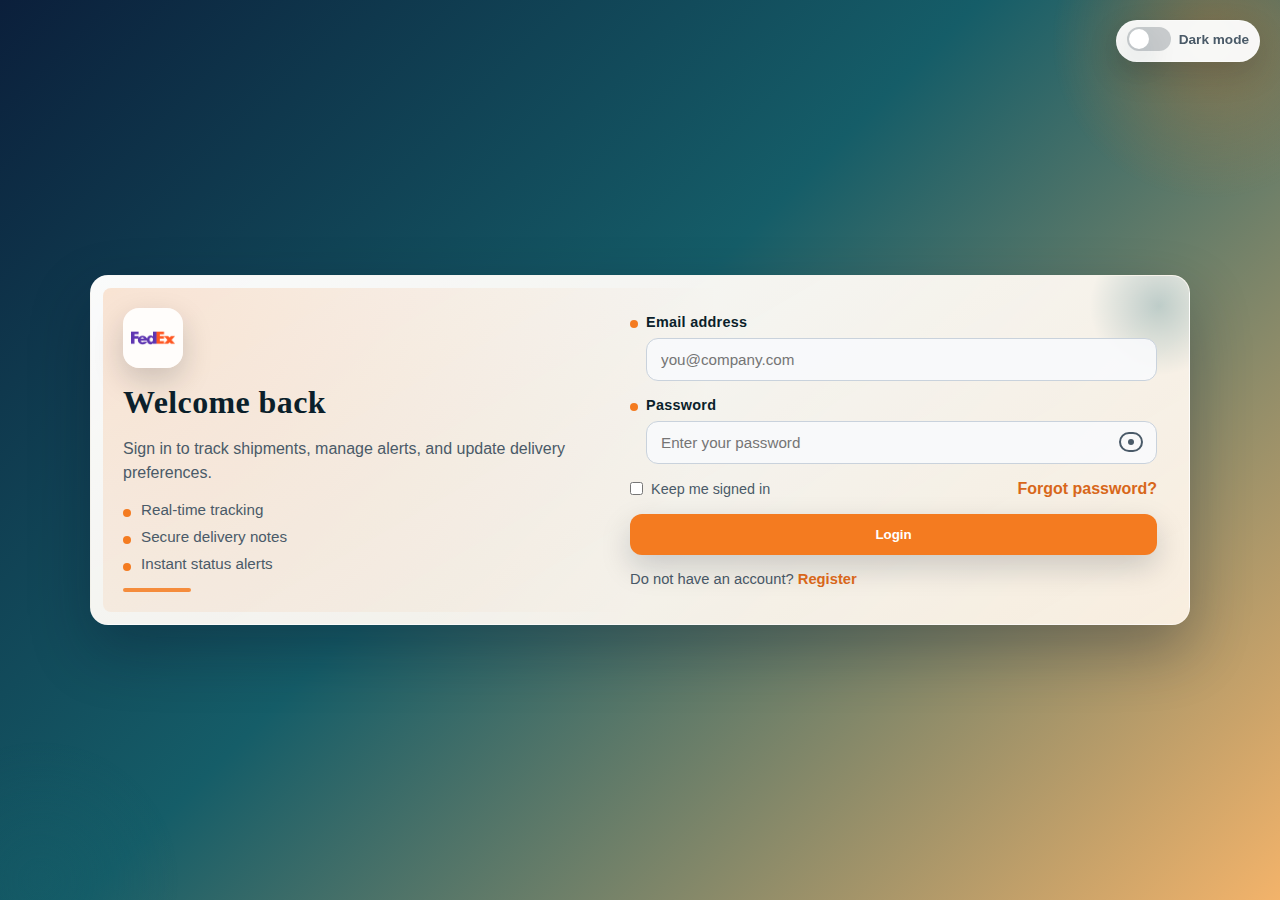
<file: html/index.html>
﻿<!DOCTYPE html>
<html lang="en">
  <head>
    <meta charset="UTF-8" />
    <meta name="viewport" content="width=device-width, initial-scale=1.0" />
    <title>FedEx Login</title>
    <link rel="stylesheet" href="../css/login.css" />
  </head>
  <body>
    <div class="theme-toggle">
      <input type="checkbox" id="theme-toggle" />
      <label for="theme-toggle">
        <span class="toggle-track"><span class="toggle-thumb"></span></span>
        <span class="toggle-text">Dark mode</span>
      </label>
    </div>
    <main class="page">
      <section class="auth-card">
        <div class="panel-left">
          <img
            class="logo"
            src="../images/icons8-fedex-100.png"
            alt="FedEx logo"
          />
          <h1 class="card-title">Welcome back</h1>
          <p class="card-subtitle">
            Sign in to track shipments, manage alerts, and update delivery
            preferences.
          </p>
          <ul class="feature-list">
            <li>Real-time tracking</li>
            <li>Secure delivery notes</li>
            <li>Instant status alerts</li>
          </ul>
        </div>
        <div class="panel-right">
          <form class="form-block" action="#" method="post">
            <div class="error-banner" role="alert">
              Incorrect email or password. Please try again.
            </div>
            <label class="field">
              <span>Email address</span>
              <input
                class="input"
                type="email"
                name="email"
                placeholder="you@company.com"
                required
              />
            </label>
            <label class="field password-field">
              <span>Password</span>
              <div class="password-wrapper">
                <input
                  class="input"
                  type="password"
                  name="password"
                  placeholder="Enter your password"
                  required
                />
                <button
                  class="toggle-password"
                  type="button"
                  aria-label="Show password"
                ></button>
              </div>
            </label>
            <div class="form-row">
              <label class="check">
                <input type="checkbox" name="remember" />
                <span>Keep me signed in</span>
              </label>
              <a class="link" href="forgot-password.html">Forgot password?</a>
            </div>
            <button class="button button-primary" type="submit">Login</button>
            <p class="helper-text">
              Do not have an account?
              <a class="link" href="register.html">Register</a>
            </p>
          </form>
        </div>
      </section>
    </main>
    <script>
      const form = document.querySelector(".form-block");
      if (form) {
        form.addEventListener("submit", (event) => {
          event.preventDefault();
          form.classList.add("is-error");
        });
        form.addEventListener("input", () => {
          form.classList.remove("is-error");
        });
      }

      const toggleButtons = document.querySelectorAll(".toggle-password");
      toggleButtons.forEach((button) => {
        button.addEventListener("click", () => {
          const field = button.closest(".password-field");
          if (!field) return;
          const input = field.querySelector("input");
          if (!input) return;
          const isHidden = input.type === "password";
          input.type = isHidden ? "text" : "password";
          button.setAttribute(
            "aria-label",
            isHidden ? "Hide password" : "Show password"
          );
        });
      });

      const themeToggle = document.querySelector("#theme-toggle");
      const root = document.documentElement;
      let storedTheme = null;
      try {
        storedTheme = localStorage.getItem("theme");
      } catch (error) {
        storedTheme = null;
      }
      const prefersDark = window.matchMedia &&
        window.matchMedia("(prefers-color-scheme: dark)").matches;
      const initialTheme = storedTheme || (prefersDark ? "dark" : "light");
      if (storedTheme) {
        root.setAttribute("data-theme", storedTheme);
      }
      if (themeToggle) {
        themeToggle.checked = initialTheme === "dark";
        themeToggle.addEventListener("change", () => {
          const nextTheme = themeToggle.checked ? "dark" : "light";
          root.setAttribute("data-theme", nextTheme);
          try {
            localStorage.setItem("theme", nextTheme);
          } catch (error) {
            return;
          }
        });
      }
    </script>
  </body>
</html>
</file>
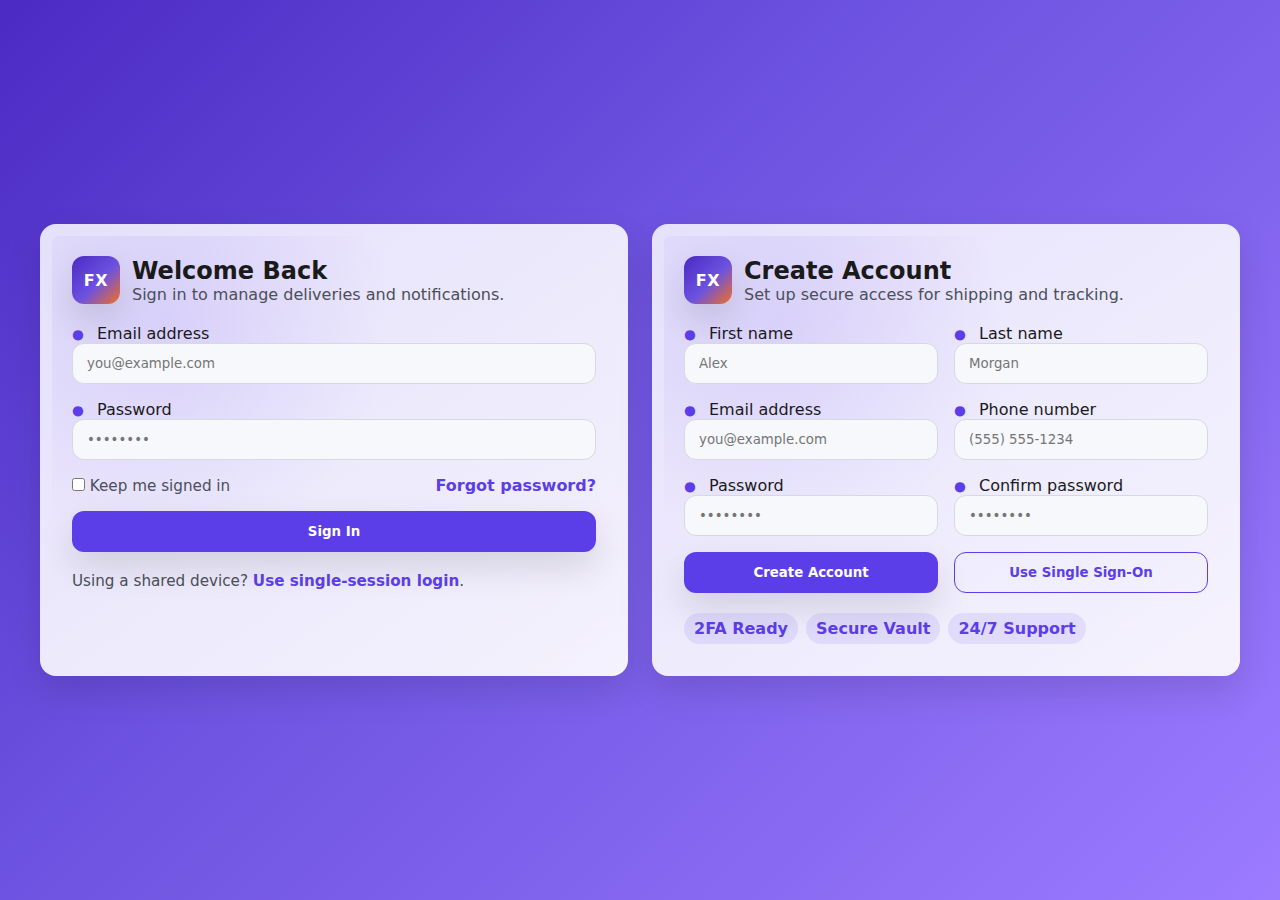
<file: Auth/html/index.html>
<!DOCTYPE html>
<html lang="en">
<head>
  <meta charset="UTF-8" />
  <meta name="viewport" content="width=device-width, initial-scale=1.0" />
  <title>FedEx Auth Experience</title>
  <link rel="stylesheet" href="../css/base.css" />
</head>
<body>
  <main class="auth-shell">
    <section class="card">
      <header class="card-header">
        <div class="logo-mark" role="img" aria-label="FedEx">FX</div>
        <div>
          <div class="card-title">Welcome Back</div>
          <p class="card-subtitle">Sign in to manage deliveries and notifications.</p>
        </div>
      </header>
      <form class="form-grid" action="#" method="post">
        <label class="icon-accent">
          Email address
          <input class="input" type="email" name="email" placeholder="you@example.com" required />
        </label>
        <label class="icon-accent">
          Password
          <input class="input" type="password" name="password" placeholder="••••••••" required />
        </label>
        <div class="footer-links">
          <label class="helper-text">
            <input type="checkbox" /> Keep me signed in
          </label>
          <a class="link" href="#">Forgot password?</a>
        </div>
        <button class="button button-primary" type="submit">Sign In</button>
      </form>
      <p class="helper-text">Using a shared device? <a class="link" href="#">Use single-session login</a>.</p>
    </section>

    <section class="card">
      <header class="card-header">
        <div class="logo-mark" role="img" aria-label="FedEx">FX</div>
        <div>
          <div class="card-title">Create Account</div>
          <p class="card-subtitle">Set up secure access for shipping and tracking.</p>
        </div>
      </header>
      <form class="form-grid two-columns" action="#" method="post">
        <label class="icon-accent">
          First name
          <input class="input" type="text" name="firstName" placeholder="Alex" required />
        </label>
        <label class="icon-accent">
          Last name
          <input class="input" type="text" name="lastName" placeholder="Morgan" required />
        </label>
        <label class="icon-accent">
          Email address
          <input class="input" type="email" name="newEmail" placeholder="you@example.com" required />
        </label>
        <label class="icon-accent">
          Phone number
          <input class="input" type="tel" name="phone" placeholder="(555) 555-1234" />
        </label>
        <label class="icon-accent">
          Password
          <input class="input" type="password" name="newPassword" placeholder="••••••••" required />
        </label>
        <label class="icon-accent">
          Confirm password
          <input class="input" type="password" name="confirmPassword" placeholder="••••••••" required />
        </label>
        <button class="button button-primary" type="submit">Create Account</button>
        <button class="button button-secondary" type="button">Use Single Sign-On</button>
      </form>
      <div class="tags">
        <span class="tag">2FA Ready</span>
        <span class="tag">Secure Vault</span>
        <span class="tag">24/7 Support</span>
      </div>
    </section>
  </main>
</body>
</html>
</file>
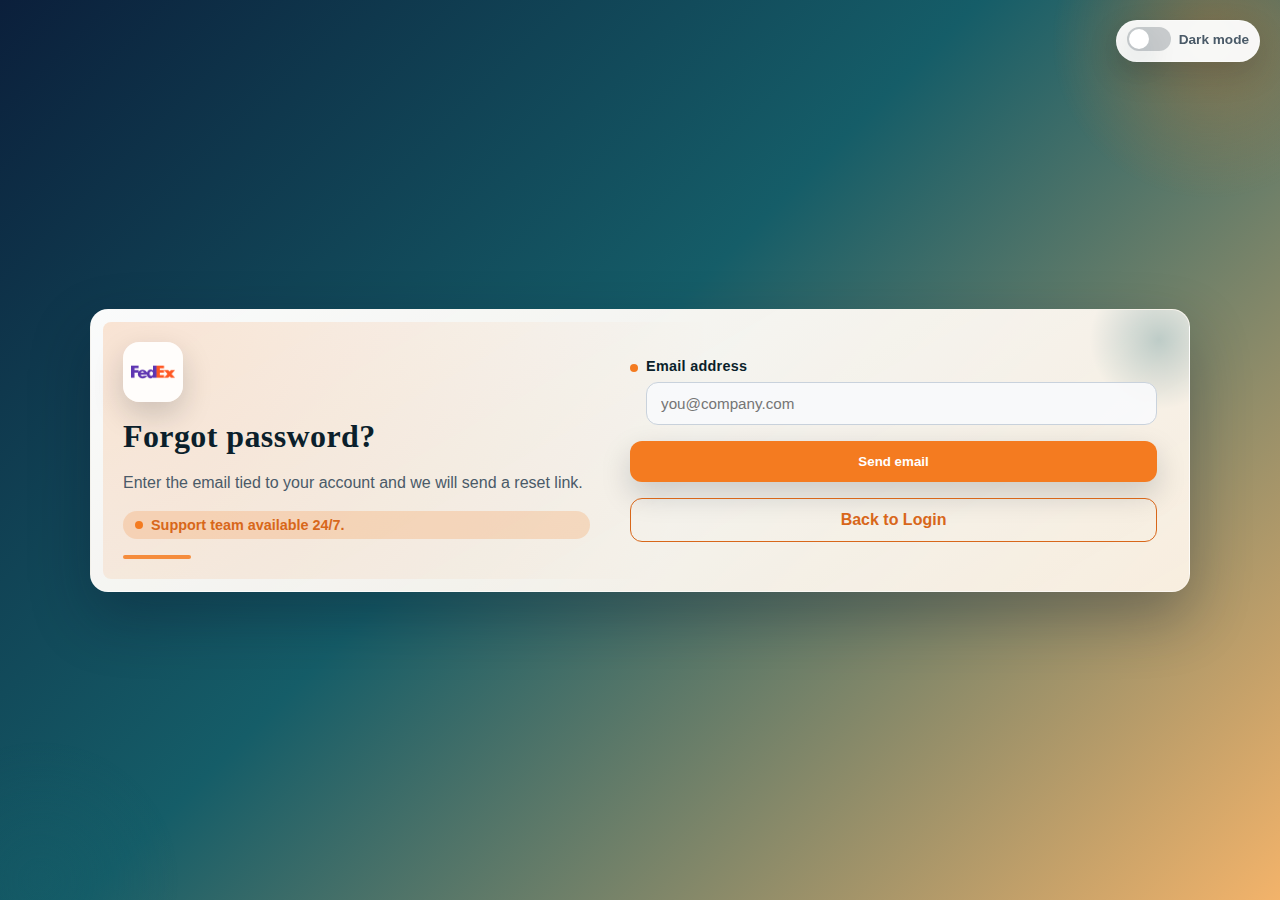
<file: html/forgot-password.html>
﻿<!DOCTYPE html>
<html lang="en">
<head>
  <meta charset="UTF-8" />
  <meta name="viewport" content="width=device-width, initial-scale=1.0" />
  <title>FedEx Forgot Password</title>
  <link rel="stylesheet" href="../css/forgot-password.css" />
</head>
<body>
  <div class="theme-toggle">
    <input type="checkbox" id="theme-toggle" />
    <label for="theme-toggle">
      <span class="toggle-track"><span class="toggle-thumb"></span></span>
      <span class="toggle-text">Dark mode</span>
    </label>
  </div>
  <main class="page">
    <section class="auth-card">
      <div class="panel-left">
        <img class="logo" src="../images/icons8-fedex-100.png" alt="FedEx logo" />
        <h1 class="card-title">Forgot password?</h1>
        <p class="card-subtitle">Enter the email tied to your account and we will send a reset link.</p>
        <div class="info-pill">Support team available 24/7.</div>
      </div>
      <div class="panel-right">
        <form class="form-block" action="#" method="post">
          <label class="field">
            <span>Email address</span>
            <input class="input" type="email" name="email" placeholder="you@company.com" required />
          </label>
          <button class="button button-primary" type="submit">Send email</button>
          <a class="button button-secondary" href="index.html">Back to Login</a>
        </form>
      </div>
    </section>
  </main>
  <script>
    const themeToggle = document.querySelector("#theme-toggle");
    const root = document.documentElement;
    let storedTheme = null;
    try {
      storedTheme = localStorage.getItem("theme");
    } catch (error) {
      storedTheme = null;
    }
    const prefersDark = window.matchMedia &&
      window.matchMedia("(prefers-color-scheme: dark)").matches;
    const initialTheme = storedTheme || (prefersDark ? "dark" : "light");
    if (storedTheme) {
      root.setAttribute("data-theme", storedTheme);
    }
    if (themeToggle) {
      themeToggle.checked = initialTheme === "dark";
      themeToggle.addEventListener("change", () => {
        const nextTheme = themeToggle.checked ? "dark" : "light";
        root.setAttribute("data-theme", nextTheme);
        try {
          localStorage.setItem("theme", nextTheme);
        } catch (error) {
          return;
        }
      });
    }
  </script>
</body>
</html>
</file>
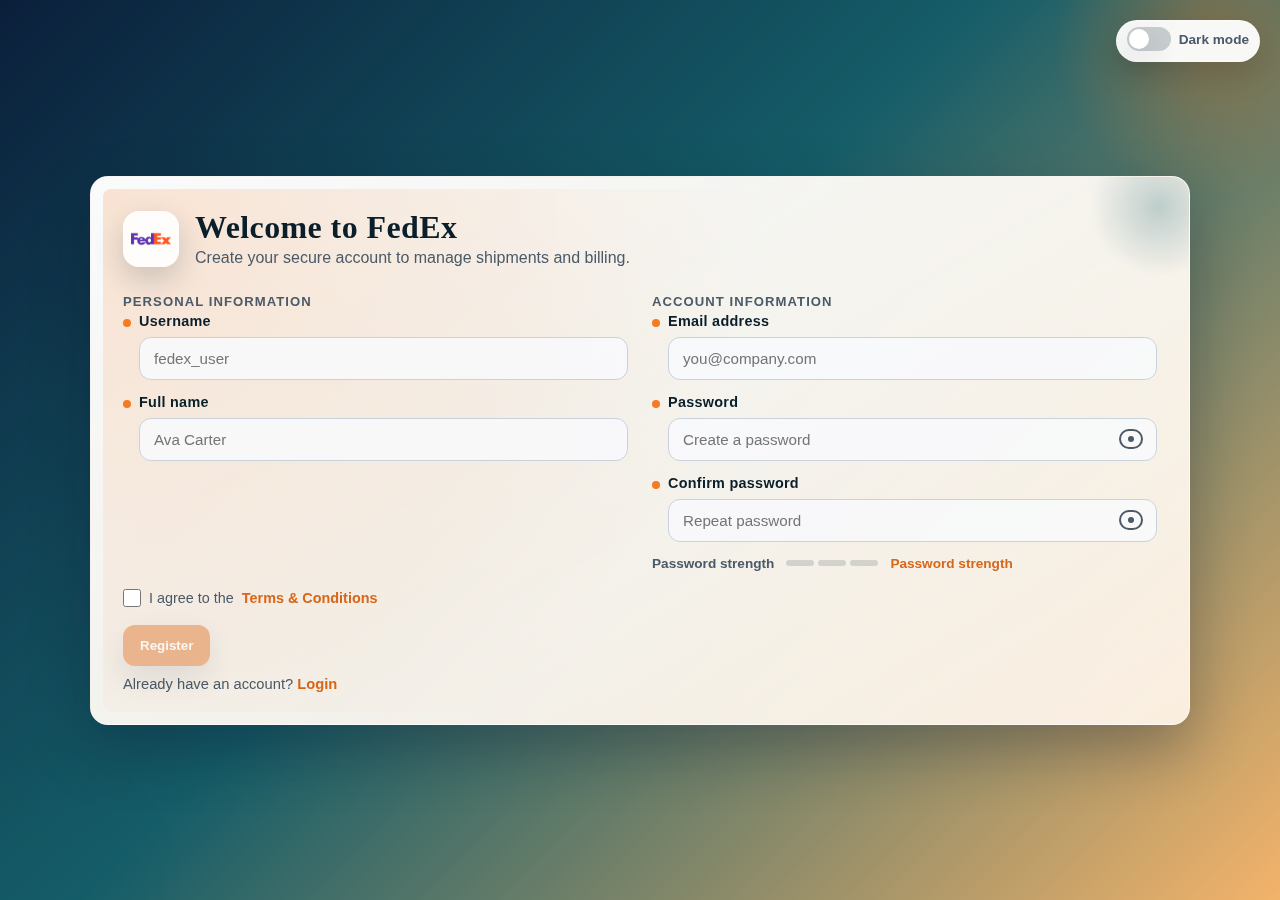
<file: html/register.html>
﻿<!DOCTYPE html>
<html lang="en">
  <head>
    <meta charset="UTF-8" />
    <meta name="viewport" content="width=device-width, initial-scale=1.0" />
    <title>FedEx Register</title>
    <link rel="stylesheet" href="../css/register.css" />
  </head>
  <body>
    <div class="theme-toggle">
      <input type="checkbox" id="theme-toggle" />
      <label for="theme-toggle">
        <span class="toggle-track"><span class="toggle-thumb"></span></span>
        <span class="toggle-text">Dark mode</span>
      </label>
    </div>
    <main class="page">
      <section class="auth-card">
        <header class="card-header">
          <img
            class="logo"
            src="../images/icons8-fedex-100.png"
            alt="FedEx logo"
          />
          <div>
            <h1 class="card-title">Welcome to FedEx</h1>
            <p class="card-subtitle">
              Create your secure account to manage shipments and billing.
            </p>
          </div>
        </header>
        <form class="form-block register-form" action="#" method="post">
          <div class="form-columns">
            <fieldset class="form-column">
              <legend>Personal information</legend>
              <label class="field">
                <span>Username</span>
                <input
                  class="input"
                  type="text"
                  name="username"
                  placeholder="fedex_user"
                  required
                />
              </label>
              <label class="field">
                <span>Full name</span>
                <input
                  class="input"
                  type="text"
                  name="fullName"
                  placeholder="Ava Carter"
                  required
                />
              </label>
            </fieldset>
            <fieldset class="form-column">
              <legend>Account information</legend>
              <label class="field">
                <span>Email address</span>
                <input
                  class="input"
                  type="email"
                  name="email"
                  placeholder="you@company.com"
                  required
                />
              </label>
              <label class="field password-field">
                <span>Password</span>
                <div class="password-wrapper">
                  <input
                    class="input"
                    type="password"
                    name="password"
                    placeholder="Create a password"
                    minlength="8"
                    required
                  />
                  <button
                    class="toggle-password"
                    type="button"
                    aria-label="Show password"
                  ></button>
                </div>
              </label>
              <label class="field password-field">
                <span>Confirm password</span>
                <div class="password-wrapper">
                  <input
                    class="input"
                    type="password"
                    name="confirmPassword"
                    placeholder="Repeat password"
                    minlength="8"
                    required
                  />
                  <button
                    class="toggle-password"
                    type="button"
                    aria-label="Show password"
                  ></button>
                </div>
              </label>
              <div class="strength-meter medium" aria-live="polite">
                <span class="strength-label">Password strength</span>
                <div class="strength-bars">
                  <span></span>
                  <span></span>
                  <span></span>
                </div>
                <span class="strength-text">Medium</span>
              </div>
            </fieldset>
          </div>
          <div class="terms-row">
            <input
              class="terms-check"
              type="checkbox"
              id="terms-accept"
              required
            />
            <label for="terms-accept">I agree to the</label>
            <a class="link" href="#terms-modal">Terms & Conditions</a>
          </div>
          <div class="form-actions">
            <button class="button button-primary" type="submit">
              Register
            </button>
            <p class="helper-text">
              Already have an account?
              <a class="link" href="index.html">Login</a>
            </p>
          </div>
        </form>
      </section>
    </main>
    <div id="terms-modal" class="modal">
      <div
        class="modal-card"
        role="dialog"
        aria-modal="true"
        aria-labelledby="terms-title"
      >
        <h2 id="terms-title">Terms & Conditions</h2>
        <p>
          By creating an account you agree to receive shipment notifications,
          security updates, and service emails.
        </p>
        <p>
          Your data is handled according to the FedEx privacy policy and is
          never sold to third parties.
        </p>
        <a class="button button-secondary" href="#">Close</a>
      </div>
    </div>
    <script>
      const toggleButtons = document.querySelectorAll(".toggle-password");
      toggleButtons.forEach((button) => {
        button.addEventListener("click", () => {
          const field = button.closest(".password-field");
          if (!field) return;
          const input = field.querySelector("input");
          if (!input) return;
          const isHidden = input.type === "password";
          input.type = isHidden ? "text" : "password";
          button.setAttribute(
            "aria-label",
            isHidden ? "Hide password" : "Show password"
          );
        });
      });

      const strengthMeter = document.querySelector(".strength-meter");
      const strengthText = strengthMeter?.querySelector(".strength-text");
      const passwordInput = document.querySelector('input[name="password"]');
      const strengthClasses = ["weak", "medium", "strong"];

      const updateStrength = () => {
        if (!strengthMeter || !strengthText || !passwordInput) return;
        const value = passwordInput.value;
        strengthMeter.classList.remove(...strengthClasses);

        if (!value) {
          strengthText.textContent = "Password strength";
          return;
        }

        let score = 0;
        if (value.length >= 8) score += 1;
        if (value.length >= 12) score += 1;
        if (/[a-z]/.test(value)) score += 1;
        if (/[A-Z]/.test(value)) score += 1;
        if (/\d/.test(value)) score += 1;
        if (/[^A-Za-z0-9]/.test(value)) score += 1;

        let level = "weak";
        if (score >= 5) {
          level = "strong";
        } else if (score >= 3) {
          level = "medium";
        }

        strengthMeter.classList.add(level);
        strengthText.textContent = level.charAt(0).toUpperCase() + level.slice(1);
      };

      if (passwordInput) {
        updateStrength();
        passwordInput.addEventListener("input", updateStrength);
      }

      const themeToggle = document.querySelector("#theme-toggle");
      const root = document.documentElement;
      let storedTheme = null;
      try {
        storedTheme = localStorage.getItem("theme");
      } catch (error) {
        storedTheme = null;
      }
      const prefersDark = window.matchMedia &&
        window.matchMedia("(prefers-color-scheme: dark)").matches;
      const initialTheme = storedTheme || (prefersDark ? "dark" : "light");
      if (storedTheme) {
        root.setAttribute("data-theme", storedTheme);
      }
      if (themeToggle) {
        themeToggle.checked = initialTheme === "dark";
        themeToggle.addEventListener("change", () => {
          const nextTheme = themeToggle.checked ? "dark" : "light";
          root.setAttribute("data-theme", nextTheme);
          try {
            localStorage.setItem("theme", nextTheme);
          } catch (error) {
            return;
          }
        });
      }
    </script>
  </body>
</html>
</file>
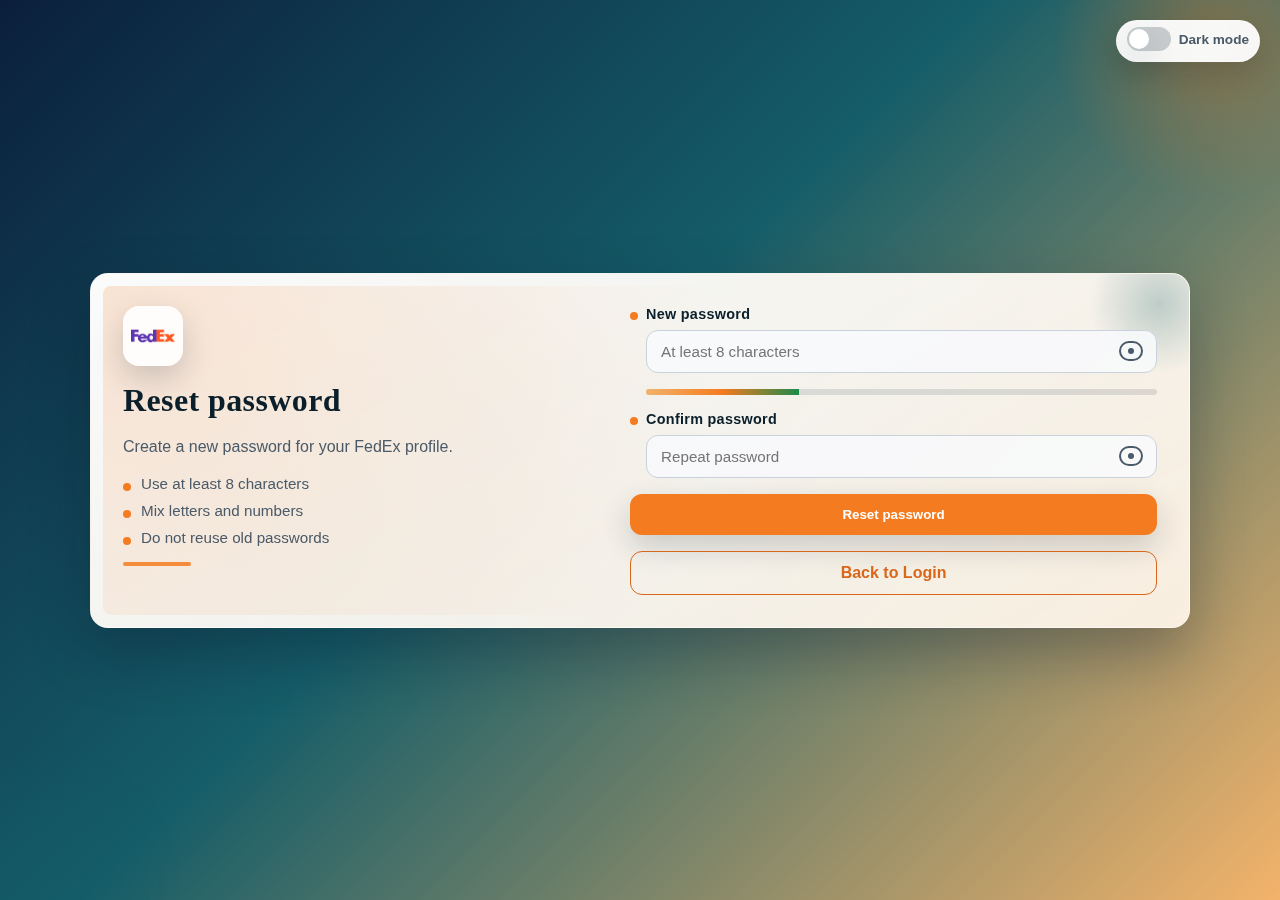
<file: html/reset-password.html>
﻿<!DOCTYPE html>
<html lang="en">
  <head>
    <meta charset="UTF-8" />
    <meta name="viewport" content="width=device-width, initial-scale=1.0" />
    <title>FedEx Reset Password</title>
    <link rel="stylesheet" href="../css/reset-password.css" />
  </head>
  <body>
    <div class="theme-toggle">
      <input type="checkbox" id="theme-toggle" />
      <label for="theme-toggle">
        <span class="toggle-track"><span class="toggle-thumb"></span></span>
        <span class="toggle-text">Dark mode</span>
      </label>
    </div>
    <main class="page">
      <section class="auth-card">
        <div class="panel-left">
          <img
            class="logo"
            src="../images/icons8-fedex-100.png"
            alt="FedEx logo"
          />
          <h1 class="card-title">Reset password</h1>
          <p class="card-subtitle">
            Create a new password for your FedEx profile.
          </p>
          <ul class="feature-list">
            <li>Use at least 8 characters</li>
            <li>Mix letters and numbers</li>
            <li>Do not reuse old passwords</li>
          </ul>
        </div>
        <div class="panel-right">
          <form
            class="form-block"
            action="#"
            method="post"
            oninput="this.confirmPassword.setCustomValidity(this.confirmPassword.value === this.newPassword.value ? '' : 'Passwords do not match')"
          >
            <label class="field password-field">
              <span>New password</span>
              <div class="password-wrapper">
                <input
                  class="input strength-input"
                  type="password"
                  name="newPassword"
                  placeholder="At least 8 characters"
                  minlength="8"
                  pattern=".{8,}"
                  required
                />
                <button
                  class="toggle-password"
                  type="button"
                  aria-label="Show password"
                ></button>
              </div>

              <span class="strength-bar" aria-hidden="true"></span>
            </label>
            <label class="field password-field">
              <span>Confirm password</span>
              <div class="password-wrapper">
                <input
                  class="input match-input"
                  type="password"
                  name="confirmPassword"
                  placeholder="Repeat password"
                  minlength="8"
                  pattern=".{8,}"
                  required
                />
                <button
                  class="toggle-password"
                  type="button"
                  aria-label="Show password"
                ></button>
              </div>
            </label>
            <button class="button button-primary" type="submit">
              Reset password
            </button>
            <a class="button button-secondary" href="index.html"
              >Back to Login</a
            >
          </form>
        </div>
      </section>
    </main>
    <script>
      const toggleButtons = document.querySelectorAll(".toggle-password");
      toggleButtons.forEach((button) => {
        button.addEventListener("click", () => {
          const field = button.closest(".password-field");
          if (!field) return;
          const input = field.querySelector("input");
          if (!input) return;
          const isHidden = input.type === "password";
          input.type = isHidden ? "text" : "password";
          button.setAttribute(
            "aria-label",
            isHidden ? "Hide password" : "Show password"
          );
        });
      });

    const themeToggle = document.querySelector("#theme-toggle");
    const root = document.documentElement;
    let storedTheme = null;
    try {
      storedTheme = localStorage.getItem("theme");
      } catch (error) {
        storedTheme = null;
    }
    const prefersDark = window.matchMedia &&
      window.matchMedia("(prefers-color-scheme: dark)").matches;
    const initialTheme = storedTheme || (prefersDark ? "dark" : "light");
    if (storedTheme) {
      root.setAttribute("data-theme", storedTheme);
    }
    if (themeToggle) {
      themeToggle.checked = initialTheme === "dark";
      themeToggle.addEventListener("change", () => {
          const nextTheme = themeToggle.checked ? "dark" : "light";
          root.setAttribute("data-theme", nextTheme);
          try {
            localStorage.setItem("theme", nextTheme);
          } catch (error) {
            return;
          }
        });
      }
    </script>
  </body>
</html>
</file>
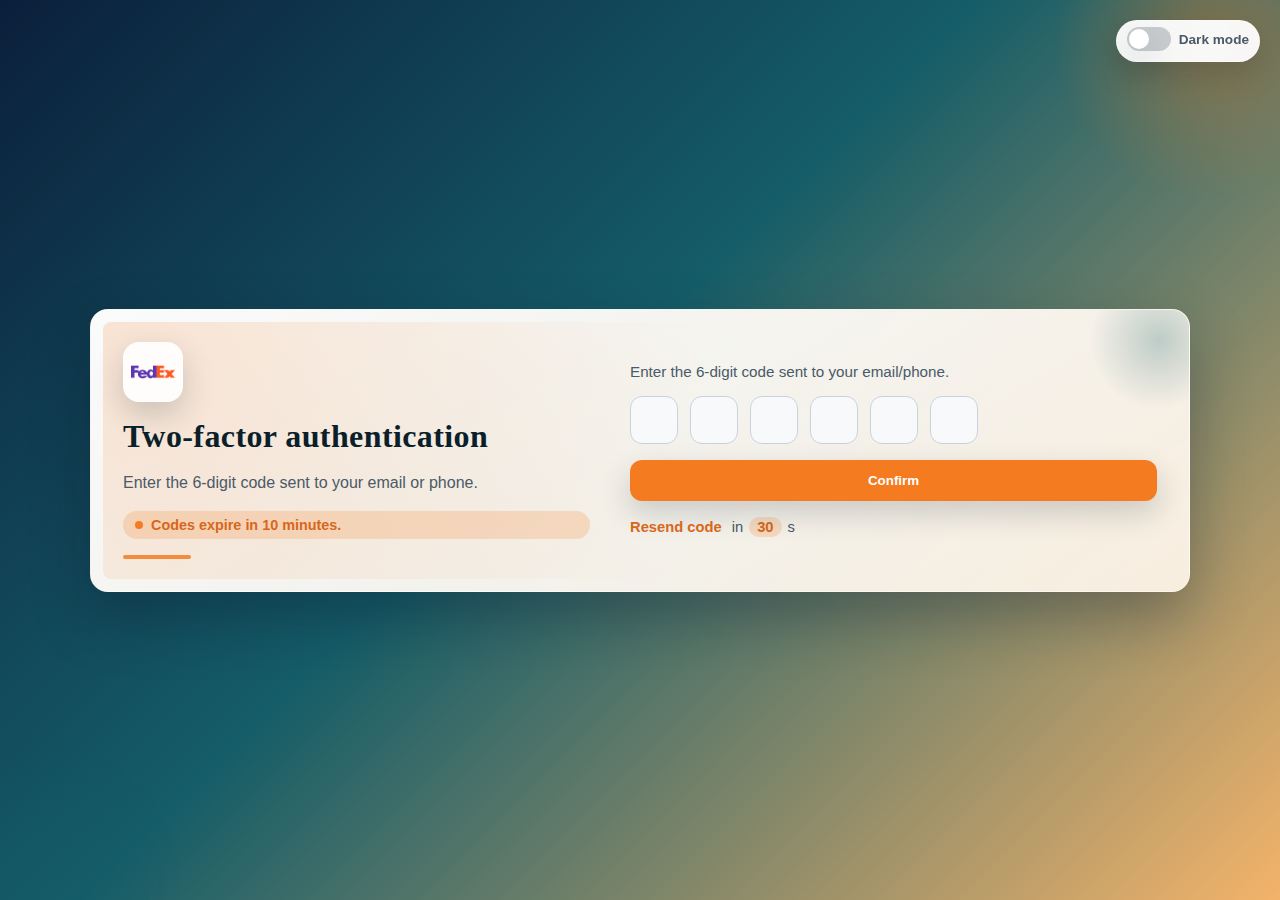
<file: html/two-factor.html>
﻿<!DOCTYPE html>
<html lang="en">
<head>
  <meta charset="UTF-8" />
  <meta name="viewport" content="width=device-width, initial-scale=1.0" />
  <title>FedEx Two-Factor Authentication</title>
  <link rel="stylesheet" href="../css/two-factor.css" />
</head> 
<body>
  <div class="theme-toggle">
    <input type="checkbox" id="theme-toggle" />
    <label for="theme-toggle">
      <span class="toggle-track"><span class="toggle-thumb"></span></span>
      <span class="toggle-text">Dark mode</span>
    </label>
  </div>
  <main class="page">
    <section class="auth-card">
      <div class="panel-left">
        <img class="logo" src="../images/icons8-fedex-100.png" alt="FedEx logo" />
        <h1 class="card-title">Two-factor authentication</h1>
        <p class="card-subtitle">Enter the 6-digit code sent to your email or phone.</p>
        <div class="info-pill">Codes expire in 10 minutes.</div>
      </div>
      <div class="panel-right">
        <form class="form-block" action="#" method="post">
          <p class="instruction">Enter the 6-digit code sent to your email/phone.</p>
          <div class="code-inputs" role="group" aria-label="Verification code">
            <input class="code-input" type="text" inputmode="numeric" pattern="[0-9]" maxlength="1" aria-label="Digit 1" required />
            <input class="code-input" type="text" inputmode="numeric" pattern="[0-9]" maxlength="1" aria-label="Digit 2" required />
            <input class="code-input" type="text" inputmode="numeric" pattern="[0-9]" maxlength="1" aria-label="Digit 3" required />
            <input class="code-input" type="text" inputmode="numeric" pattern="[0-9]" maxlength="1" aria-label="Digit 4" required />
            <input class="code-input" type="text" inputmode="numeric" pattern="[0-9]" maxlength="1" aria-label="Digit 5" required />
            <input class="code-input" type="text" inputmode="numeric" pattern="[0-9]" maxlength="1" aria-label="Digit 6" required />
          </div>
          <button class="button button-primary" type="submit">Confirm</button>
          <p class="helper-text">
            <a class="link" href="#" id="resend-link">Resend code</a>
            <span class="countdown">in <span class="timer" aria-live="polite"></span>s</span>
          </p>
        </form>
      </div>
    </section>
  </main>
  <script>
    const timer = document.querySelector(".timer");
    const resendLink = document.querySelector("#resend-link");
    let remaining = 30;
    let intervalId = null;

    const startTimer = () => {
      if (!timer) return;
      clearInterval(intervalId);
      timer.textContent = remaining;
      intervalId = setInterval(() => {
        remaining -= 1;
        if (remaining <= 0) {
          remaining = 0;
          timer.textContent = remaining;
          clearInterval(intervalId);
          return;
        }
        timer.textContent = remaining;
      }, 1000);
    };

    if (timer) {
      startTimer();
    }

    if (resendLink) {
      resendLink.addEventListener("click", (event) => {
        event.preventDefault();
        if (remaining === 0) {
          remaining = 30;
          startTimer();
        }
      });
    }

    const themeToggle = document.querySelector("#theme-toggle");
    const root = document.documentElement;
    let storedTheme = null;
    try {
      storedTheme = localStorage.getItem("theme");
    } catch (error) {
      storedTheme = null;
    }
    const prefersDark = window.matchMedia &&
      window.matchMedia("(prefers-color-scheme: dark)").matches;
    const initialTheme = storedTheme || (prefersDark ? "dark" : "light");
    if (storedTheme) {
      root.setAttribute("data-theme", storedTheme);
    }
    if (themeToggle) {
      themeToggle.checked = initialTheme === "dark";
      themeToggle.addEventListener("change", () => {
        const nextTheme = themeToggle.checked ? "dark" : "light";
        root.setAttribute("data-theme", nextTheme);
        try {
          localStorage.setItem("theme", nextTheme);
        } catch (error) {
          return;
        }
      });
    }
  </script>
</body>
</html>
</file>
<file: css/login.css>
﻿/* Auth page styles: Login */
:root {
  --bg-gradient: linear-gradient(135deg, #0b1f3b 0%, #155d68 45%, #f3b36a 100%);
  --card-bg: rgba(255, 255, 255, 0.95);
  --card-alt: linear-gradient(150deg, rgba(255, 255, 255, 0.98), rgba(255, 245, 233, 0.92));
  --text-primary: #0b1f2b;
  --text-secondary: #4a5a68;
  --accent: #f47b20;
  --accent-dark: #d8671a;
  --accent-soft: rgba(244, 123, 32, 0.2);
  --success: #1c8a4a;
  --danger: #c23b3b;
  --border-radius: 18px;
  --shadow: 0 25px 60px rgba(10, 20, 40, 0.32);
  --shadow-soft: 0 12px 30px rgba(10, 20, 40, 0.18);
  --input-bg: rgba(248, 250, 252, 0.9);
  --input-border: #c9d2dc;
  --focus-ring: 0 0 0 3px rgba(244, 123, 32, 0.25);
  --font-body: "Space Grotesk", "Trebuchet MS", "Tahoma", sans-serif;
  --font-display: "Playfair Display", "Georgia", serif;
  color-scheme: light;
}

/* Dark mode tokens */
:root[data-theme="light"] {
  color-scheme: light;
}

:root[data-theme="dark"] {
  --bg-gradient: linear-gradient(135deg, #071221 0%, #0f2e35 45%, #1d383f 100%);
  --card-bg: rgba(16, 24, 36, 0.95);
  --card-alt: linear-gradient(150deg, rgba(22, 32, 46, 0.98), rgba(14, 22, 34, 0.92));
  --text-primary: #f4efe7;
  --text-secondary: #c6d1dd;
  --input-bg: rgba(8, 14, 24, 0.9);
  --input-border: #334250;
  --shadow: 0 20px 50px rgba(3, 8, 16, 0.6);
  --shadow-soft: 0 12px 24px rgba(3, 8, 16, 0.4);
  color-scheme: dark;
}

@media (prefers-color-scheme: dark) {
  :root:not([data-theme]) {
    --bg-gradient: linear-gradient(135deg, #071221 0%, #0f2e35 45%, #1d383f 100%);
    --card-bg: rgba(16, 24, 36, 0.95);
    --card-alt: linear-gradient(150deg, rgba(22, 32, 46, 0.98), rgba(14, 22, 34, 0.92));
    --text-primary: #f4efe7;
    --text-secondary: #c6d1dd;
    --input-bg: rgba(8, 14, 24, 0.9);
    --input-border: #334250;
    --shadow: 0 20px 50px rgba(3, 8, 16, 0.6);
    --shadow-soft: 0 12px 24px rgba(3, 8, 16, 0.4);
    color-scheme: dark;
  }
}

/* Base reset */
*,
*::before,
*::after {
  box-sizing: border-box;
  margin: 0;
  padding: 0;
}

body {
  min-height: 100vh;
  display: flex;
  align-items: center;
  justify-content: center;
  padding: 24px;
  background: var(--bg-gradient);
  color: var(--text-primary);
  font-family: var(--font-body);
  overflow: hidden;
}

body::before,
body::after {
  content: "";
  position: fixed;
  border-radius: 50%;
  z-index: 0;
}

body::before {
  top: -120px;
  right: -90px;
  width: 320px;
  height: 320px;
  background: radial-gradient(circle, rgba(244, 123, 32, 0.35), transparent 70%);
}

body::after {
  bottom: -120px;
  left: -100px;
  width: 280px;
  height: 280px;
  background: radial-gradient(circle, rgba(21, 93, 104, 0.3), transparent 70%);
}

/* Theme toggle */
.theme-toggle {
  position: fixed;
  top: 20px;
  right: 20px;
  z-index: 10;
  padding: 6px 10px;
  border-radius: 999px;
  background: var(--card-bg);
  border: 1px solid rgba(255, 255, 255, 0.4);
  box-shadow: var(--shadow-soft);
}

.theme-toggle input {
  position: absolute;
  opacity: 0;
  pointer-events: none;
}

.theme-toggle label {
  display: inline-flex;
  align-items: center;
  gap: 8px;
  cursor: pointer;
  font-size: 0.85rem;
  font-weight: 600;
  color: var(--text-secondary);
}

.theme-toggle .toggle-track {
  position: relative;
  width: 44px;
  height: 24px;
  border-radius: 999px;
  background: rgba(11, 31, 43, 0.2);
  transition: background 0.2s ease;
}

.theme-toggle .toggle-thumb {
  position: absolute;
  top: 2px;
  left: 2px;
  width: 20px;
  height: 20px;
  border-radius: 50%;
  background: #ffffff;
  box-shadow: var(--shadow-soft);
  transition: transform 0.2s ease;
}

.theme-toggle input:checked + label .toggle-track {
  background: var(--accent);
}

.theme-toggle input:checked + label .toggle-thumb {
  transform: translateX(20px);
}

.page {
  width: min(1100px, 100%);
}

.auth-card {
  position: relative;
  z-index: 1;
  display: grid;
  grid-template-columns: 1fr 1.1fr;
  gap: 28px;
  padding: 32px;
  border-radius: var(--border-radius);
  background: var(--card-alt);
  box-shadow: var(--shadow);
  border: 1px solid rgba(255, 255, 255, 0.35);
  overflow: hidden;
}

.auth-card::before {
  content: "";
  position: absolute;
  inset: 12px;
  border-radius: calc(var(--border-radius) - 10px);
  background: radial-gradient(circle at top left, rgba(244, 123, 32, 0.18), transparent 55%);
  z-index: -1;
}

.auth-card::after {
  content: "";
  position: absolute;
  top: -40px;
  right: -40px;
  width: 140px;
  height: 140px;
  background: radial-gradient(circle, rgba(21, 93, 104, 0.25), transparent 70%);
  z-index: -1;
}

.panel-left {
  display: flex;
  flex-direction: column;
  gap: 16px;
  padding-right: 12px;
}

.panel-left::after {
  content: "";
  width: 68px;
  height: 4px;
  border-radius: 999px;
  background: var(--accent);
  opacity: 0.85;
}

.panel-right {
  display: flex;
  align-items: center;
}

.logo {
  width: 60px;
  height: 60px;
  object-fit: contain;
  border-radius: 16px;
  background: rgba(255, 255, 255, 0.9);
  padding: 8px;
  box-shadow: var(--shadow-soft);
}

.card-title {
  font-family: var(--font-display);
  font-size: 2rem;
  letter-spacing: 0.4px;
}

.card-subtitle {
  color: var(--text-secondary);
  line-height: 1.5;
}

.feature-list {
  list-style: none;
  display: flex;
  flex-direction: column;
  gap: 10px;
  color: var(--text-secondary);
  font-size: 0.95rem;
}

.feature-list li {
  position: relative;
  padding-left: 18px;
}

.feature-list li::before {
  content: "";
  position: absolute;
  left: 0;
  top: 8px;
  width: 8px;
  height: 8px;
  border-radius: 50%;
  background: var(--accent);
}

.form-block {
  width: 100%;
  display: flex;
  flex-direction: column;
  gap: 16px;
}

.error-banner { 
  display: none;
  padding: 10px 12px;
  border-radius: 12px;
  border: 1px solid rgba(194, 59, 59, 0.4);
  background: rgba(194, 59, 59, 0.12);
  color: var(--danger);
  font-size: 0.9rem;
}

.form-block.is-error .error-banner {
  display: block;
  animation: shake 0.35s;
}

.form-block.is-error .input {
  border-color: var(--danger);
  box-shadow: 0 0 0 2px rgba(194, 59, 59, 0.18);
}

.form-block.is-error {
  animation: shake 0.35s;
}

@keyframes shake {
  0%,
  100% {
    transform: translateX(0);
  }
  25% {
    transform: translateX(-6px);
  }
  75% {
    transform: translateX(6px);
  }
}

.field {
  display: flex;
  flex-direction: column;
  gap: 8px;
  position: relative;
  padding-left: 16px;
}

.field::before {
  content: "";
  position: absolute;
  left: 0;
  top: 6px;
  width: 8px;
  height: 8px;
  border-radius: 50%;
  background: var(--accent);
}

.field span {
  font-size: 0.9rem;
  font-weight: 600;
  letter-spacing: 0.02em;
}

.input {
  width: 100%;
  padding: 12px 14px;
  border-radius: 12px;
  border: 1px solid var(--input-border);
  background: var(--input-bg);
  color: var(--text-primary);
  font-size: 0.95rem;
  transition: border-color 0.2s ease, box-shadow 0.2s ease, transform 0.2s ease;
}

.input:focus {
  outline: none;
  border-color: var(--accent);
  box-shadow: var(--focus-ring);
  transform: translateY(-1px);
}

.input:disabled {
  opacity: 0.6;
  cursor: not-allowed;
}

.password-field .password-wrapper {
  position: relative;
}

.password-field .input {
  padding-right: 46px;
}

.toggle-password {
  position: absolute;
  right: 10px;
  top: 50%;
  transform: translateY(-50%);
  width: 32px;
  height: 32px;
  border: none;
  background: transparent;
  cursor: pointer;
}

 .toggle-password::before {
  content: "";
  position: absolute;
  inset: 6px 4px;
  border-radius: 999px;
  border: 2px solid var(--text-secondary);
  transition: border-color 0.2s ease;
}

.toggle-password::after {
  content: "";
  position: absolute;
  top: 50%;
  left: 50%;
  width: 6px;
  height: 6px;
  border-radius: 50%;
  background: var(--text-secondary);
  transform: translate(-50%, -50%);
  transition: background 0.2s ease;
}

.toggle-password:hover::before,
.toggle-password:hover::after {
  border-color: var(--accent-dark);
  background: var(--accent-dark);
}

.button {
  display: inline-flex;
  align-items: center;
  justify-content: center;
  gap: 8px;
  padding: 12px 16px;
  border-radius: 12px;
  border: 1px solid transparent;
  font-weight: 600;
  text-decoration: none;
  cursor: pointer;
  position: relative;
  overflow: hidden;
  transition: transform 0.2s ease, box-shadow 0.2s ease, background 0.2s ease;
}

.button::before {
  content: "";
  position: absolute;
  inset: 0;
  background: radial-gradient(circle at top left, rgba(255, 255, 255, 0.35), transparent 55%);
  opacity: 0;
  transition: opacity 0.2s ease;
}

.button:hover::before {
  opacity: 1;
}

.button-primary {
  background: var(--accent);
  color: #ffffff;
  box-shadow: var(--shadow-soft);
}

.button-primary:hover {
  background: var(--accent-dark);
  transform: translateY(-1px);
}

.button-secondary {
  background: transparent;
  color: var(--accent-dark);
  border-color: var(--accent-dark);
}

.button:focus-visible,
.link:focus-visible {
  outline: none;
  box-shadow: var(--focus-ring);
}

.button:disabled {
  opacity: 0.5;
  cursor: not-allowed;
  box-shadow: none;
}

.form-row {
  display: flex;
  align-items: center;
  justify-content: space-between;
  gap: 12px;
  flex-wrap: wrap;
}

.check {
  display: flex;
  align-items: center;
  gap: 8px;
  font-size: 0.9rem;
  color: var(--text-secondary);
}

.check input {
  accent-color: var(--accent);
}

.link {
  color: var(--accent-dark);
  font-weight: 600;
  text-decoration: none;
  position: relative;
}

.link::after {
  content: "";
  position: absolute;
  left: 0;
  bottom: -4px;
  width: 100%;
  height: 2px;
  background: currentColor;
  transform: scaleX(0);
  transform-origin: left;
  transition: transform 0.2s ease;
}

.link:hover::after {
  transform: scaleX(1);
}

.helper-text {
  color: var(--text-secondary);
  font-size: 0.92rem;
}

/* Responsive layout */
@media (max-width: 900px) {
  body {
    padding: 16px;
  }

  .auth-card {
    grid-template-columns: 1fr;
    padding: 24px;
  }

  .panel-right {
    width: 100%;
  }

  .form-row {
    flex-direction: column;
    align-items: flex-start;
  }
}
</file>
<file: Auth/css/base.css>
:root {
  --gradient-bg: linear-gradient(135deg, #4b2ac3, #6c52e0 40%, #9c7bff);
  --card-bg: rgba(255, 255, 255, 0.96);
  --text-primary: #1a1a1a;
  --text-secondary: #4b4f58;
  --accent: #5c3ee8;
  --accent-contrast: #ffffff;
  --border-radius: 16px;
  --shadow-soft: 0 15px 35px rgba(0, 0, 0, 0.12);
  --transition-base: 200ms ease;
  --input-bg: #f7f8fb;
  --input-border: #d7d9e0;
  --focus-ring: 0 0 0 3px rgba(92, 62, 232, 0.25);
  --card-gap: 24px;
  --font-family: 'Inter', 'Segoe UI', system-ui, -apple-system, sans-serif;
}

*::before,
*::after,
* {
  box-sizing: border-box;
  margin: 0;
  padding: 0;
  font-family: var(--font-family);
  transition: background-color var(--transition-base), color var(--transition-base),
    box-shadow var(--transition-base), border-color var(--transition-base), transform var(--transition-base);
}

body {
  min-height: 100vh;
  display: flex;
  align-items: center;
  justify-content: center;
  padding: 32px;
  background: var(--gradient-bg);
  color: var(--text-primary);
  overflow: hidden;
}

.auth-shell {
  width: min(1200px, 100%);
  display: grid;
  gap: var(--card-gap);
  align-items: stretch;
  justify-content: center;
}

@media (min-width: 768px) {
  .auth-shell {
    grid-template-columns: repeat(2, minmax(320px, 1fr));
  }
}

@media (max-width: 767px) {
  .auth-shell {
    grid-template-columns: minmax(320px, 1fr);
  }
}

.card {
  position: relative;
  background: var(--card-bg);
  border-radius: var(--border-radius);
  box-shadow: var(--shadow-soft);
  padding: 32px;
  width: 100%;
  min-height: 420px;
  display: flex;
  flex-direction: column;
  gap: 20px;
  isolation: isolate;
}

.card::before {
  content: '';
  position: absolute;
  inset: 12px;
  border-radius: calc(var(--border-radius) - 8px);
  background: radial-gradient(circle at 20% 20%, rgba(92, 62, 232, 0.12), transparent 40%);
  z-index: -1;
}

.card::after {
  content: '';
  position: absolute;
  inset: 0;
  border-radius: var(--border-radius);
  background: linear-gradient(145deg, rgba(92, 62, 232, 0.12), rgba(108, 82, 224, 0.04));
  z-index: -2;
}

.card-header {
  display: flex;
  align-items: center;
  gap: 12px;
}

.logo-mark {
  width: 48px;
  height: 48px;
  border-radius: 12px;
  display: grid;
  place-items: center;
  font-weight: 800;
  color: var(--accent-contrast);
  background: linear-gradient(135deg, #4b2ac3, #6c52e0 55%, #f36f21);
  box-shadow: var(--shadow-soft);
  letter-spacing: 0.5px;
}

.card-title {
  font-size: 1.5rem;
  font-weight: 700;
}

.card-subtitle {
  color: var(--text-secondary);
}

.form-grid {
  display: grid;
  gap: 16px;
}

@media (min-width: 768px) {
  .form-grid.two-columns {
    grid-template-columns: repeat(2, minmax(0, 1fr));
  }
}

.input {
  width: 100%;
  padding: 12px 14px;
  border-radius: 12px;
  border: 1px solid var(--input-border);
  background: var(--input-bg);
  color: var(--text-primary);
}

.input:focus {
  outline: none;
  border-color: var(--accent);
  box-shadow: var(--focus-ring);
}

.input:disabled {
  opacity: 0.6;
  cursor: not-allowed;
}

.button {
  display: inline-flex;
  align-items: center;
  justify-content: center;
  gap: 10px;
  padding: 12px 16px;
  border-radius: 12px;
  border: 1px solid transparent;
  cursor: pointer;
  font-weight: 600;
  position: relative;
  overflow: hidden;
  text-decoration: none;
}

.button::before {
  content: '';
  position: absolute;
  inset: 0;
  background: radial-gradient(circle at 20% 20%, rgba(255, 255, 255, 0.24), transparent 40%);
  opacity: 0;
  transition: opacity var(--transition-base);
}

.button:hover::before {
  opacity: 1;
}

.button-primary {
  background: var(--accent);
  color: var(--accent-contrast);
  box-shadow: var(--shadow-soft);
}

.button-primary:hover {
  transform: translateY(-1px);
  box-shadow: 0 20px 45px rgba(92, 62, 232, 0.28);
}

.button-primary:active {
  transform: translateY(0);
}

.button-secondary {
  background: transparent;
  color: var(--accent);
  border-color: var(--accent);
}

.button:disabled {
  opacity: 0.5;
  cursor: not-allowed;
  box-shadow: none;
}

.link {
  color: var(--accent);
  font-weight: 600;
  text-decoration: none;
  position: relative;
}

.link::after {
  content: '';
  position: absolute;
  left: 0;
  bottom: -4px;
  width: 100%;
  height: 2px;
  background: currentColor;
  transform: scaleX(0);
  transform-origin: left;
  transition: transform var(--transition-base);
}

.link:hover::after,
.link:focus-visible::after {
  transform: scaleX(1);
}

.link:focus-visible {
  outline: none;
  box-shadow: var(--focus-ring);
}

.helper-text {
  color: var(--text-secondary);
  font-size: 0.95rem;
}

.icon-accent::before {
  content: '\25CF';
  color: var(--accent);
  font-size: 0.85em;
  display: inline-block;
  margin-right: 8px;
}

.tags {
  display: flex;
  gap: 8px;
  flex-wrap: wrap;
}

.tag {
  padding: 6px 10px;
  border-radius: 999px;
  background: rgba(92, 62, 232, 0.1);
  color: var(--accent);
  font-weight: 600;
}

.footer-links {
  display: flex;
  justify-content: space-between;
  align-items: center;
  flex-wrap: wrap;
  gap: 12px;
}
</file>
<file: css/forgot-password.css>
﻿/* Auth page styles: Forgot Password */
:root {
  --bg-gradient: linear-gradient(135deg, #0b1f3b 0%, #155d68 45%, #f3b36a 100%);
  --card-bg: rgba(255, 255, 255, 0.95);
  --card-alt: linear-gradient(150deg, rgba(255, 255, 255, 0.98), rgba(255, 245, 233, 0.92));
  --text-primary: #0b1f2b;
  --text-secondary: #4a5a68;
  --accent: #f47b20;
  --accent-dark: #d8671a;
  --accent-soft: rgba(244, 123, 32, 0.2);
  --success: #1c8a4a;
  --danger: #c23b3b;
  --border-radius: 18px;
  --shadow: 0 25px 60px rgba(10, 20, 40, 0.32);
  --shadow-soft: 0 12px 30px rgba(10, 20, 40, 0.18);
  --input-bg: rgba(248, 250, 252, 0.9);
  --input-border: #c9d2dc;
  --focus-ring: 0 0 0 3px rgba(244, 123, 32, 0.25);
  --font-body: "Space Grotesk", "Trebuchet MS", "Tahoma", sans-serif;
  --font-display: "Playfair Display", "Georgia", serif;
  color-scheme: light;
}

/* Dark mode tokens */
:root[data-theme="light"] {
  color-scheme: light;
}

:root[data-theme="dark"] {
  --bg-gradient: linear-gradient(135deg, #071221 0%, #0f2e35 45%, #1d383f 100%);
  --card-bg: rgba(16, 24, 36, 0.95);
  --card-alt: linear-gradient(150deg, rgba(22, 32, 46, 0.98), rgba(14, 22, 34, 0.92));
  --text-primary: #f4efe7;
  --text-secondary: #c6d1dd;
  --input-bg: rgba(8, 14, 24, 0.9);
  --input-border: #334250;
  --shadow: 0 20px 50px rgba(3, 8, 16, 0.6);
  --shadow-soft: 0 12px 24px rgba(3, 8, 16, 0.4);
  color-scheme: dark;
}

@media (prefers-color-scheme: dark) {
  :root:not([data-theme]) {
    --bg-gradient: linear-gradient(135deg, #071221 0%, #0f2e35 45%, #1d383f 100%);
    --card-bg: rgba(16, 24, 36, 0.95);
    --card-alt: linear-gradient(150deg, rgba(22, 32, 46, 0.98), rgba(14, 22, 34, 0.92));
    --text-primary: #f4efe7;
    --text-secondary: #c6d1dd;
    --input-bg: rgba(8, 14, 24, 0.9);
    --input-border: #334250;
    --shadow: 0 20px 50px rgba(3, 8, 16, 0.6);
    --shadow-soft: 0 12px 24px rgba(3, 8, 16, 0.4);
    color-scheme: dark;
  }
}

/* Base reset */
*,
*::before,
*::after {
  box-sizing: border-box;
  margin: 0;
  padding: 0;
}

body {
  min-height: 100vh;
  display: flex;
  align-items: center;
  justify-content: center;
  padding: 24px;
  background: var(--bg-gradient);
  color: var(--text-primary);
  font-family: var(--font-body);
  overflow: hidden;
}

body::before,
body::after {
  content: "";
  position: fixed;
  border-radius: 50%;
  z-index: 0;
}

body::before {
  top: -120px;
  right: -90px;
  width: 320px;
  height: 320px;
  background: radial-gradient(circle, rgba(244, 123, 32, 0.35), transparent 70%);
}

body::after {
  bottom: -120px;
  left: -100px;
  width: 280px;
  height: 280px;
  background: radial-gradient(circle, rgba(21, 93, 104, 0.3), transparent 70%);
}

/* Theme toggle */
.theme-toggle {
  position: fixed;
  top: 20px;
  right: 20px;
  z-index: 10;
  padding: 6px 10px;
  border-radius: 999px;
  background: var(--card-bg);
  border: 1px solid rgba(255, 255, 255, 0.4);
  box-shadow: var(--shadow-soft);
}

.theme-toggle input {
  position: absolute;
  opacity: 0;
  pointer-events: none;
}

.theme-toggle label {
  display: inline-flex;
  align-items: center;
  gap: 8px;
  cursor: pointer;
  font-size: 0.85rem;
  font-weight: 600;
  color: var(--text-secondary);
}

.theme-toggle .toggle-track {
  position: relative;
  width: 44px;
  height: 24px;
  border-radius: 999px;
  background: rgba(11, 31, 43, 0.2);
  transition: background 0.2s ease;
}

.theme-toggle .toggle-thumb {
  position: absolute;
  top: 2px;
  left: 2px;
  width: 20px;
  height: 20px;
  border-radius: 50%;
  background: #ffffff;
  box-shadow: var(--shadow-soft);
  transition: transform 0.2s ease;
}

.theme-toggle input:checked + label .toggle-track {
  background: var(--accent);
}

.theme-toggle input:checked + label .toggle-thumb {
  transform: translateX(20px);
}

.page {
  width: min(1100px, 100%);
}

.auth-card {
  position: relative;
  z-index: 1;
  display: grid;
  grid-template-columns: 1fr 1.1fr;
  gap: 28px;
  padding: 32px;
  border-radius: var(--border-radius);
  background: var(--card-alt);
  box-shadow: var(--shadow);
  border: 1px solid rgba(255, 255, 255, 0.35);
  overflow: hidden;
}

.auth-card::before {
  content: "";
  position: absolute;
  inset: 12px;
  border-radius: calc(var(--border-radius) - 10px);
  background: radial-gradient(circle at top left, rgba(244, 123, 32, 0.18), transparent 55%);
  z-index: -1;
}

.auth-card::after {
  content: "";
  position: absolute;
  top: -40px;
  right: -40px;
  width: 140px;
  height: 140px;
  background: radial-gradient(circle, rgba(21, 93, 104, 0.25), transparent 70%);
  z-index: -1;
}

.panel-left {
  display: flex;
  flex-direction: column;
  gap: 16px;
  padding-right: 12px;
}

.panel-left::after {
  content: "";
  width: 68px;
  height: 4px;
  border-radius: 999px;
  background: var(--accent);
  opacity: 0.85;
}

.panel-right {
  display: flex;
  align-items: center;
}

.logo {
  width: 60px;
  height: 60px;
  object-fit: contain;
  border-radius: 16px;
  background: rgba(255, 255, 255, 0.9);
  padding: 8px;
  box-shadow: var(--shadow-soft);
}

.card-title {
  font-family: var(--font-display);
  font-size: 2rem;
  letter-spacing: 0.4px;
}

.card-subtitle {
  color: var(--text-secondary);
  line-height: 1.5;
}

.info-pill {
  display: inline-flex;
  align-items: center;
  gap: 8px;
  padding: 6px 12px;
  border-radius: 999px;
  background: var(--accent-soft);
  color: var(--accent-dark);
  font-weight: 600;
  font-size: 0.9rem;
}

.info-pill::before {
  content: "";
  width: 8px;
  height: 8px;
  border-radius: 50%;
  background: var(--accent);
}

.form-block {
  width: 100%;
  display: flex;
  flex-direction: column;
  gap: 16px;
}

.field {
  display: flex;
  flex-direction: column;
  gap: 8px;
  position: relative;
  padding-left: 16px;
}

.field::before {
  content: "";
  position: absolute;
  left: 0;
  top: 6px;
  width: 8px;
  height: 8px;
  border-radius: 50%;
  background: var(--accent);
}

.field span {
  font-size: 0.9rem;
  font-weight: 600;
  letter-spacing: 0.02em;
}

.input {
  width: 100%;
  padding: 12px 14px;
  border-radius: 12px;
  border: 1px solid var(--input-border);
  background: var(--input-bg);
  color: var(--text-primary);
  font-size: 0.95rem;
  transition: border-color 0.2s ease, box-shadow 0.2s ease, transform 0.2s ease;
}

.input:focus {
  outline: none;
  border-color: var(--accent);
  box-shadow: var(--focus-ring);
  transform: translateY(-1px);
}

.input:disabled {
  opacity: 0.6;
  cursor: not-allowed;
}

.button {
  display: inline-flex;
  align-items: center;
  justify-content: center;
  gap: 8px;
  padding: 12px 16px;
  border-radius: 12px;
  border: 1px solid transparent;
  font-weight: 600;
  text-decoration: none;
  cursor: pointer;
  position: relative;
  overflow: hidden;
  transition: transform 0.2s ease, box-shadow 0.2s ease, background 0.2s ease;
}

.button::before {
  content: "";
  position: absolute;
  inset: 0;
  background: radial-gradient(circle at top left, rgba(255, 255, 255, 0.35), transparent 55%);
  opacity: 0;
  transition: opacity 0.2s ease;
}

.button:hover::before {
  opacity: 1;
}

.button-primary {
  background: var(--accent);
  color: #ffffff;
  box-shadow: var(--shadow-soft);
}

.button-primary:hover {
  background: var(--accent-dark);
  transform: translateY(-1px);
}

.button-secondary {
  background: transparent;
  color: var(--accent-dark);
  border-color: var(--accent-dark);
}

.button:focus-visible,
.link:focus-visible {
  outline: none;
  box-shadow: var(--focus-ring);
}

.button:disabled {
  opacity: 0.5;
  cursor: not-allowed;
  box-shadow: none;
}

.link {
  color: var(--accent-dark);
  font-weight: 600;
  text-decoration: none;
  position: relative;
}

.link::after {
  content: "";
  position: absolute;
  left: 0;
  bottom: -4px;
  width: 100%;
  height: 2px;
  background: currentColor;
  transform: scaleX(0);
  transform-origin: left;
  transition: transform 0.2s ease;
}

.link:hover::after {
  transform: scaleX(1);
}

/* Responsive layout */
@media (max-width: 900px) {
  body {
    padding: 16px;
  }

  .auth-card {
    grid-template-columns: 1fr;
    padding: 24px;
  }
}
</file>
<file: css/register.css>
﻿/* Auth page styles: Register */
:root {
  --bg-gradient: linear-gradient(135deg, #0b1f3b 0%, #155d68 45%, #f3b36a 100%);
  --card-bg: rgba(255, 255, 255, 0.95);
  --card-alt: linear-gradient(150deg, rgba(255, 255, 255, 0.98), rgba(255, 245, 233, 0.92));
  --text-primary: #0b1f2b;
  --text-secondary: #4a5a68;
  --accent: #f47b20;
  --accent-dark: #d8671a;
  --accent-soft: rgba(244, 123, 32, 0.2);
  --success: #1c8a4a;
  --danger: #c23b3b;
  --border-radius: 18px;
  --shadow: 0 25px 60px rgba(10, 20, 40, 0.32);
  --shadow-soft: 0 12px 30px rgba(10, 20, 40, 0.18);
  --input-bg: rgba(248, 250, 252, 0.9);
  --input-border: #c9d2dc;
  --focus-ring: 0 0 0 3px rgba(244, 123, 32, 0.25);
  --font-body: "Space Grotesk", "Trebuchet MS", "Tahoma", sans-serif;
  --font-display: "Playfair Display", "Georgia", serif;
  color-scheme: light;
}

/* Dark mode tokens */
:root[data-theme="light"] {
  color-scheme: light;
}

:root[data-theme="dark"] {
  --bg-gradient: linear-gradient(135deg, #071221 0%, #0f2e35 45%, #1d383f 100%);
  --card-bg: rgba(16, 24, 36, 0.95);
  --card-alt: linear-gradient(150deg, rgba(22, 32, 46, 0.98), rgba(14, 22, 34, 0.92));
  --text-primary: #f4efe7;
  --text-secondary: #c6d1dd;
  --input-bg: rgba(8, 14, 24, 0.9);
  --input-border: #334250;
  --shadow: 0 20px 50px rgba(3, 8, 16, 0.6);
  --shadow-soft: 0 12px 24px rgba(3, 8, 16, 0.4);
  color-scheme: dark;
}

@media (prefers-color-scheme: dark) {
  :root:not([data-theme]) {
    --bg-gradient: linear-gradient(135deg, #071221 0%, #0f2e35 45%, #1d383f 100%);
    --card-bg: rgba(16, 24, 36, 0.95);
    --card-alt: linear-gradient(150deg, rgba(22, 32, 46, 0.98), rgba(14, 22, 34, 0.92));
    --text-primary: #f4efe7;
    --text-secondary: #c6d1dd;
    --input-bg: rgba(8, 14, 24, 0.9);
    --input-border: #334250;
    --shadow: 0 20px 50px rgba(3, 8, 16, 0.6);
    --shadow-soft: 0 12px 24px rgba(3, 8, 16, 0.4);
    color-scheme: dark;
  }
}

/* Base reset */
*,
*::before,
*::after {
  box-sizing: border-box;
  margin: 0;
  padding: 0;
}

body {
  min-height: 100vh;
  display: flex;
  align-items: center;
  justify-content: center;
  padding: 24px;
  background: var(--bg-gradient);
  color: var(--text-primary);
  font-family: var(--font-body);
  overflow: hidden;
}

body::before,
body::after {
  content: "";
  position: fixed;
  border-radius: 50%;
  z-index: 0;
}

body::before {
  top: -120px;
  right: -90px;
  width: 320px;
  height: 320px;
  background: radial-gradient(circle, rgba(244, 123, 32, 0.35), transparent 70%);
}

body::after {
  bottom: -120px;
  left: -100px;
  width: 280px;
  height: 280px;
  background: radial-gradient(circle, rgba(21, 93, 104, 0.3), transparent 70%);
}

/* Theme toggle */
.theme-toggle {
  position: fixed;
  top: 20px;
  right: 20px;
  z-index: 10;
  padding: 6px 10px;
  border-radius: 999px;
  background: var(--card-bg);
  border: 1px solid rgba(255, 255, 255, 0.4);
  box-shadow: var(--shadow-soft);
}

.theme-toggle input {
  position: absolute;
  opacity: 0;
  pointer-events: none;
}

.theme-toggle label {
  display: inline-flex;
  align-items: center;
  gap: 8px;
  cursor: pointer;
  font-size: 0.85rem;
  font-weight: 600;
  color: var(--text-secondary);
}

.theme-toggle .toggle-track {
  position: relative;
  width: 44px;
  height: 24px;
  border-radius: 999px;
  background: rgba(11, 31, 43, 0.2);
  transition: background 0.2s ease;
}

.theme-toggle .toggle-thumb {
  position: absolute;
  top: 2px;
  left: 2px;
  width: 20px;
  height: 20px;
  border-radius: 50%;
  background: #ffffff;
  box-shadow: var(--shadow-soft);
  transition: transform 0.2s ease;
}

.theme-toggle input:checked + label .toggle-track {
  background: var(--accent);
}

.theme-toggle input:checked + label .toggle-thumb {
  transform: translateX(20px);
}

.page {
  width: min(1100px, 100%);
}

.auth-card {
  position: relative;
  z-index: 1;
  display: flex;
  flex-direction: column;
  gap: 24px;
  padding: 32px;
  border-radius: var(--border-radius);
  background: var(--card-alt);
  box-shadow: var(--shadow);
  border: 1px solid rgba(255, 255, 255, 0.35);
  overflow: hidden;
}

.auth-card::before {
  content: "";
  position: absolute;
  inset: 12px;
  border-radius: calc(var(--border-radius) - 10px);
  background: radial-gradient(circle at top left, rgba(244, 123, 32, 0.18), transparent 55%);
  z-index: -1;
}

.auth-card::after {
  content: "";
  position: absolute;
  top: -40px;
  right: -40px;
  width: 140px;
  height: 140px;
  background: radial-gradient(circle, rgba(21, 93, 104, 0.25), transparent 70%);
  z-index: -1;
}

.card-header {
  display: flex;
  align-items: center;
  gap: 16px;
}

.logo {
  width: 56px;
  height: 56px;
  object-fit: contain;
  border-radius: 16px;
  background: rgba(255, 255, 255, 0.9);
  padding: 8px;
  box-shadow: var(--shadow-soft);
}

.card-title {
  font-family: var(--font-display);
  font-size: 2rem;
  letter-spacing: 0.4px;
}

.card-subtitle {
  color: var(--text-secondary);
  line-height: 1.5;
}

.form-block {
  display: flex;
  flex-direction: column;
  gap: 18px;
}

.form-columns {
  display: grid;
  grid-template-columns: repeat(2, minmax(0, 1fr));
  gap: 24px;
}

.form-column {
  border: none;
  display: flex;
  flex-direction: column;
  gap: 14px;
  min-width: 0;
}

.form-column legend {
  font-size: 0.82rem;
  text-transform: uppercase;
  letter-spacing: 0.08em;
  color: var(--text-secondary);
  font-weight: 700;
  margin-bottom: 4px;
}

.field {
  display: flex;
  flex-direction: column;
  gap: 8px;
  position: relative;
  padding-left: 16px;
}

.field::before {
  content: "";
  position: absolute;
  left: 0;
  top: 6px;
  width: 8px;
  height: 8px;
  border-radius: 50%;
  background: var(--accent);
}

.field span {
  font-size: 0.9rem;
  font-weight: 600;
  letter-spacing: 0.02em;
}

.input {
  width: 100%;
  padding: 12px 14px;
  border-radius: 12px;
  border: 1px solid var(--input-border);
  background: var(--input-bg);
  color: var(--text-primary);
  font-size: 0.95rem;
  transition: border-color 0.2s ease, box-shadow 0.2s ease, transform 0.2s ease;
}

.input:focus {
  outline: none;
  border-color: var(--accent);
  box-shadow: var(--focus-ring);
  transform: translateY(-1px);
}

.input:disabled {
  opacity: 0.6;
  cursor: not-allowed;
}

.password-field .password-wrapper {
  position: relative;
}

.password-field .input {
  padding-right: 46px;
}

.toggle-password {
  position: absolute;
  right: 10px;
  top: 50%;
  transform: translateY(-50%);
  width: 32px;
  height: 32px;
  border: none;
  background: transparent;
  cursor: pointer;
}

.toggle-password::before {
  content: "";
  position: absolute;
  inset: 6px 4px;
  border-radius: 999px;
  border: 2px solid var(--text-secondary);
  transition: border-color 0.2s ease;
}

.toggle-password::after {
  content: "";
  position: absolute;
  top: 50%;
  left: 50%;
  width: 6px;
  height: 6px;
  border-radius: 50%;
  background: var(--text-secondary);
  transform: translate(-50%, -50%);
  transition: background 0.2s ease;
}

.toggle-password:hover::before,
.toggle-password:hover::after {
  border-color: var(--accent-dark);
  background: var(--accent-dark);
}

.strength-meter {
  display: flex;
  align-items: center;
  gap: 12px;
  font-size: 0.85rem;
  color: var(--text-secondary);
}

.strength-label {
  font-weight: 600;
}

.strength-bars {
  display: flex;
  gap: 4px;
}

.strength-bars span {
  width: 28px;
  height: 6px;
  border-radius: 999px;
  background: rgba(14, 34, 50, 0.15);
}

.strength-meter.weak .strength-bars span:nth-child(1) {
  background: var(--danger);
}

.strength-meter.medium .strength-bars span:nth-child(1),
.strength-meter.medium .strength-bars span:nth-child(2) {
  background: var(--accent);
}

.strength-meter.strong .strength-bars span {
  background: var(--success);
}

.strength-text {
  font-weight: 700;
  color: var(--accent-dark);
}

.terms-row {
  display: flex;
  align-items: center;
  gap: 8px;
  flex-wrap: wrap;
  color: var(--text-secondary);
  font-size: 0.9rem;
}

.terms-check {
  width: 18px;
  height: 18px;
  accent-color: var(--accent);
}

.form-actions {
  display: flex;
  flex-direction: column;
  gap: 10px;
  align-items: flex-start;
}

.button {
  display: inline-flex;
  align-items: center;
  justify-content: center;
  gap: 8px;
  padding: 12px 16px;
  border-radius: 12px;
  border: 1px solid transparent;
  font-weight: 600;
  text-decoration: none;
  cursor: pointer;
  position: relative;
  overflow: hidden;
  transition: transform 0.2s ease, box-shadow 0.2s ease, background 0.2s ease;
}

.button::before {
  content: "";
  position: absolute;
  inset: 0;
  background: radial-gradient(circle at top left, rgba(255, 255, 255, 0.35), transparent 55%);
  opacity: 0;
  transition: opacity 0.2s ease;
}

.button:hover::before {
  opacity: 1;
}

.button-primary {
  background: var(--accent);
  color: #ffffff;
  box-shadow: var(--shadow-soft);
}

.button-primary:hover {
  background: var(--accent-dark);
  transform: translateY(-1px);
}

.button-secondary {
  background: transparent;
  color: var(--accent-dark);
  border-color: var(--accent-dark);
}

.button:focus-visible,
.link:focus-visible {
  outline: none;
  box-shadow: var(--focus-ring);
}

.button:disabled {
  opacity: 0.5;
  cursor: not-allowed;
  box-shadow: none;
}

.link {
  color: var(--accent-dark);
  font-weight: 600;
  text-decoration: none;
  position: relative;
}

.link::after {
  content: "";
  position: absolute;
  left: 0;
  bottom: -4px;
  width: 100%;
  height: 2px;
  background: currentColor;
  transform: scaleX(0);
  transform-origin: left;
  transition: transform 0.2s ease;
}

.link:hover::after {
  transform: scaleX(1);
}

.helper-text {
  color: var(--text-secondary);
  font-size: 0.92rem;
}

@supports selector(:has(*)) {
  .register-form:has(.terms-check:not(:checked)) .button-primary {
    opacity: 0.5;
    pointer-events: none;
    filter: grayscale(0.2);
  }
}

.modal {
  position: fixed;
  inset: 0;
  display: flex;
  align-items: center;
  justify-content: center;
  padding: 20px;
  background: rgba(7, 18, 29, 0.55);
  opacity: 0;
  pointer-events: none;
  transition: opacity 0.2s ease;
  z-index: 5;
}

.modal:target {
  opacity: 1;
  pointer-events: auto;
}

.modal-card {
  background: var(--card-alt);
  border-radius: var(--border-radius);
  padding: 24px;
  max-width: 520px;
  box-shadow: var(--shadow);
  position: relative;
}

.modal-card::before {
  content: "";
  position: absolute;
  top: 0;
  left: 24px;
  right: 24px;
  height: 4px;
  border-radius: 999px;
  background: var(--accent);
}

.modal-card h2 {
  font-family: var(--font-display);
  margin-bottom: 12px;
}

.modal-card p {
  color: var(--text-secondary);
  line-height: 1.6;
  margin-bottom: 12px;
}

/* Responsive layout */
@media (max-width: 900px) {
  body {
    padding: 16px;
  }

  .auth-card {
    padding: 24px;
  }

  .form-columns {
    grid-template-columns: 1fr;
  }
}
</file>
<file: css/two-factor.css>
﻿/* Auth page styles: Two-Factor Authentication */
:root {
  --bg-gradient: linear-gradient(135deg, #0b1f3b 0%, #155d68 45%, #f3b36a 100%);
  --card-bg: rgba(255, 255, 255, 0.95);
  --card-alt: linear-gradient(150deg, rgba(255, 255, 255, 0.98), rgba(255, 245, 233, 0.92));
  --text-primary: #0b1f2b;
  --text-secondary: #4a5a68;
  --accent: #f47b20;
  --accent-dark: #d8671a;
  --accent-soft: rgba(244, 123, 32, 0.2);
  --success: #1c8a4a;
  --danger: #c23b3b;
  --border-radius: 18px;
  --shadow: 0 25px 60px rgba(10, 20, 40, 0.32);
  --shadow-soft: 0 12px 30px rgba(10, 20, 40, 0.18);
  --input-bg: rgba(248, 250, 252, 0.9);
  --input-border: #c9d2dc;
  --focus-ring: 0 0 0 3px rgba(244, 123, 32, 0.25);
  --font-body: "Space Grotesk", "Trebuchet MS", "Tahoma", sans-serif;
  --font-display: "Playfair Display", "Georgia", serif;
  color-scheme: light;
}

/* Dark mode tokens */
:root[data-theme="light"] {
  color-scheme: light;
}

:root[data-theme="dark"] {
  --bg-gradient: linear-gradient(135deg, #071221 0%, #0f2e35 45%, #1d383f 100%);
  --card-bg: rgba(16, 24, 36, 0.95);
  --card-alt: linear-gradient(150deg, rgba(22, 32, 46, 0.98), rgba(14, 22, 34, 0.92));
  --text-primary: #f4efe7;
  --text-secondary: #c6d1dd;
  --input-bg: rgba(8, 14, 24, 0.9);
  --input-border: #334250;
  --shadow: 0 20px 50px rgba(3, 8, 16, 0.6);
  --shadow-soft: 0 12px 24px rgba(3, 8, 16, 0.4);
  color-scheme: dark;
}

@media (prefers-color-scheme: dark) {
  :root:not([data-theme]) {
    --bg-gradient: linear-gradient(135deg, #071221 0%, #0f2e35 45%, #1d383f 100%);
    --card-bg: rgba(16, 24, 36, 0.95);
    --card-alt: linear-gradient(150deg, rgba(22, 32, 46, 0.98), rgba(14, 22, 34, 0.92));
    --text-primary: #f4efe7;
    --text-secondary: #c6d1dd;
    --input-bg: rgba(8, 14, 24, 0.9);
    --input-border: #334250;
    --shadow: 0 20px 50px rgba(3, 8, 16, 0.6);
    --shadow-soft: 0 12px 24px rgba(3, 8, 16, 0.4);
    color-scheme: dark;
  }
}

/* Base reset */
*,
*::before,
*::after {
  box-sizing: border-box;
  margin: 0;
  padding: 0;
}

body {
  min-height: 100vh;
  display: flex;
  align-items: center;
  justify-content: center;
  padding: 24px;
  background: var(--bg-gradient);
  color: var(--text-primary);
  font-family: var(--font-body);
  overflow: hidden;
}

body::before,
body::after {
  content: "";
  position: fixed;
  border-radius: 50%;
  z-index: 0;
}

body::before {
  top: -120px;
  right: -90px;
  width: 320px;
  height: 320px;
  background: radial-gradient(circle, rgba(244, 123, 32, 0.35), transparent 70%);
}

body::after {
  bottom: -120px;
  left: -100px;
  width: 280px;
  height: 280px;
  background: radial-gradient(circle, rgba(21, 93, 104, 0.3), transparent 70%);
}

/* Theme toggle */
.theme-toggle {
  position: fixed;
  top: 20px;
  right: 20px;
  z-index: 10;
  padding: 6px 10px;
  border-radius: 999px;
  background: var(--card-bg);
  border: 1px solid rgba(255, 255, 255, 0.4);
  box-shadow: var(--shadow-soft);
}

.theme-toggle input {
  position: absolute;
  opacity: 0;
  pointer-events: none;
}

.theme-toggle label {
  display: inline-flex;
  align-items: center;
  gap: 8px;
  cursor: pointer;
  font-size: 0.85rem;
  font-weight: 600;
  color: var(--text-secondary);
}

.theme-toggle .toggle-track {
  position: relative;
  width: 44px;
  height: 24px;
  border-radius: 999px;
  background: rgba(11, 31, 43, 0.2);
  transition: background 0.2s ease;
}

.theme-toggle .toggle-thumb {
  position: absolute;
  top: 2px;
  left: 2px;
  width: 20px;
  height: 20px;
  border-radius: 50%;
  background: #ffffff;
  box-shadow: var(--shadow-soft);
  transition: transform 0.2s ease;
}

.theme-toggle input:checked + label .toggle-track {
  background: var(--accent);
}

.theme-toggle input:checked + label .toggle-thumb {
  transform: translateX(20px);
}

.page {
  width: min(1100px, 100%);
}

.auth-card {
  position: relative;
  z-index: 1;
  display: grid;
  grid-template-columns: 1fr 1.1fr;
  gap: 28px;
  padding: 32px;
  border-radius: var(--border-radius);
  background: var(--card-alt);
  box-shadow: var(--shadow);
  border: 1px solid rgba(255, 255, 255, 0.35);
  overflow: hidden;
}

.auth-card::before {
  content: "";
  position: absolute;
  inset: 12px;
  border-radius: calc(var(--border-radius) - 10px);
  background: radial-gradient(circle at top left, rgba(244, 123, 32, 0.18), transparent 55%);
  z-index: -1;
}

.auth-card::after {
  content: "";
  position: absolute;
  top: -40px;
  right: -40px;
  width: 140px;
  height: 140px;
  background: radial-gradient(circle, rgba(21, 93, 104, 0.25), transparent 70%);
  z-index: -1;
}

.panel-left {
  display: flex;
  flex-direction: column;
  gap: 16px;
  padding-right: 12px;
}

.panel-left::after {
  content: "";
  width: 68px;
  height: 4px;
  border-radius: 999px;
  background: var(--accent);
  opacity: 0.85;
}

.panel-right {
  display: flex;
  align-items: center;
}

.logo {
  width: 60px;
  height: 60px;
  object-fit: contain;
  border-radius: 16px;
  background: rgba(255, 255, 255, 0.9);
  padding: 8px;
  box-shadow: var(--shadow-soft);
}

.card-title {
  font-family: var(--font-display);
  font-size: 2rem;
  letter-spacing: 0.4px;
}

.card-subtitle {
  color: var(--text-secondary);
  line-height: 1.5;
}

.info-pill {
  display: inline-flex;
  align-items: center;
  gap: 8px;
  padding: 6px 12px;
  border-radius: 999px;
  background: var(--accent-soft);
  color: var(--accent-dark);
  font-weight: 600;
  font-size: 0.9rem;
}

.info-pill::before {
  content: "";
  width: 8px;
  height: 8px;
  border-radius: 50%;
  background: var(--accent);
}

.form-block {
  width: 100%;
  display: flex;
  flex-direction: column;
  gap: 16px;
}

.instruction {
  color: var(--text-secondary);
  font-size: 0.95rem;
}

.code-inputs {
  display: flex;
  gap: 12px;
  flex-wrap: wrap;
}

.code-input {
  width: 48px;
  height: 48px;
  border-radius: 12px;
  border: 1px solid var(--input-border);
  background: var(--input-bg);
  color: var(--text-primary);
  text-align: center;
  font-size: 1.1rem;
  font-weight: 600;
  transition: border-color 0.2s ease, box-shadow 0.2s ease, transform 0.2s ease;
}

.code-input:focus {
  outline: none;
  border-color: var(--accent);
  box-shadow: var(--focus-ring);
  transform: translateY(-1px);
}

.code-input:disabled {
  opacity: 0.6;
  cursor: not-allowed;
}

.button {
  display: inline-flex;
  align-items: center;
  justify-content: center;
  gap: 8px;
  padding: 12px 16px;
  border-radius: 12px;
  border: 1px solid transparent;
  font-weight: 600;
  text-decoration: none;
  cursor: pointer;
  position: relative;
  overflow: hidden;
  transition: transform 0.2s ease, box-shadow 0.2s ease, background 0.2s ease;
}

.button::before {
  content: "";
  position: absolute;
  inset: 0;
  background: radial-gradient(circle at top left, rgba(255, 255, 255, 0.35), transparent 55%);
  opacity: 0;
  transition: opacity 0.2s ease;
}

.button:hover::before {
  opacity: 1;
}

.button-primary {
  background: var(--accent);
  color: #ffffff;
  box-shadow: var(--shadow-soft);
}

.button-primary:hover {
  background: var(--accent-dark);
  transform: translateY(-1px);
}

.button:focus-visible,
.link:focus-visible {
  outline: none;
  box-shadow: var(--focus-ring);
}

.button:disabled {
  opacity: 0.5;
  cursor: not-allowed;
  box-shadow: none;
}

.link {
  color: var(--accent-dark);
  font-weight: 600;
  text-decoration: none;
  position: relative;
}

.link::after {
  content: "";
  position: absolute;
  left: 0;
  bottom: -4px;
  width: 100%;
  height: 2px;
  background: currentColor;
  transform: scaleX(0);
  transform-origin: left;
  transition: transform 0.2s ease;
}

.link:hover::after {
  transform: scaleX(1);
}

.helper-text {
  color: var(--text-secondary);
  font-size: 0.92rem;
  display: flex;
  align-items: center;
  gap: 10px;
  flex-wrap: wrap;
}

.countdown {
  display: inline-flex;
  align-items: center;
  gap: 6px;
}

.timer {
  display: inline-flex;
  align-items: center;
  justify-content: center;
  min-width: 24px;
  padding: 2px 8px;
  border-radius: 999px;
  background: var(--accent-soft);
  color: var(--accent-dark);
  font-weight: 700;
}

/* Responsive layout */
@media (max-width: 900px) {
  body {
    padding: 16px;
  }

  .auth-card {
    grid-template-columns: 1fr;
    padding: 24px;
  }
}
</file>
